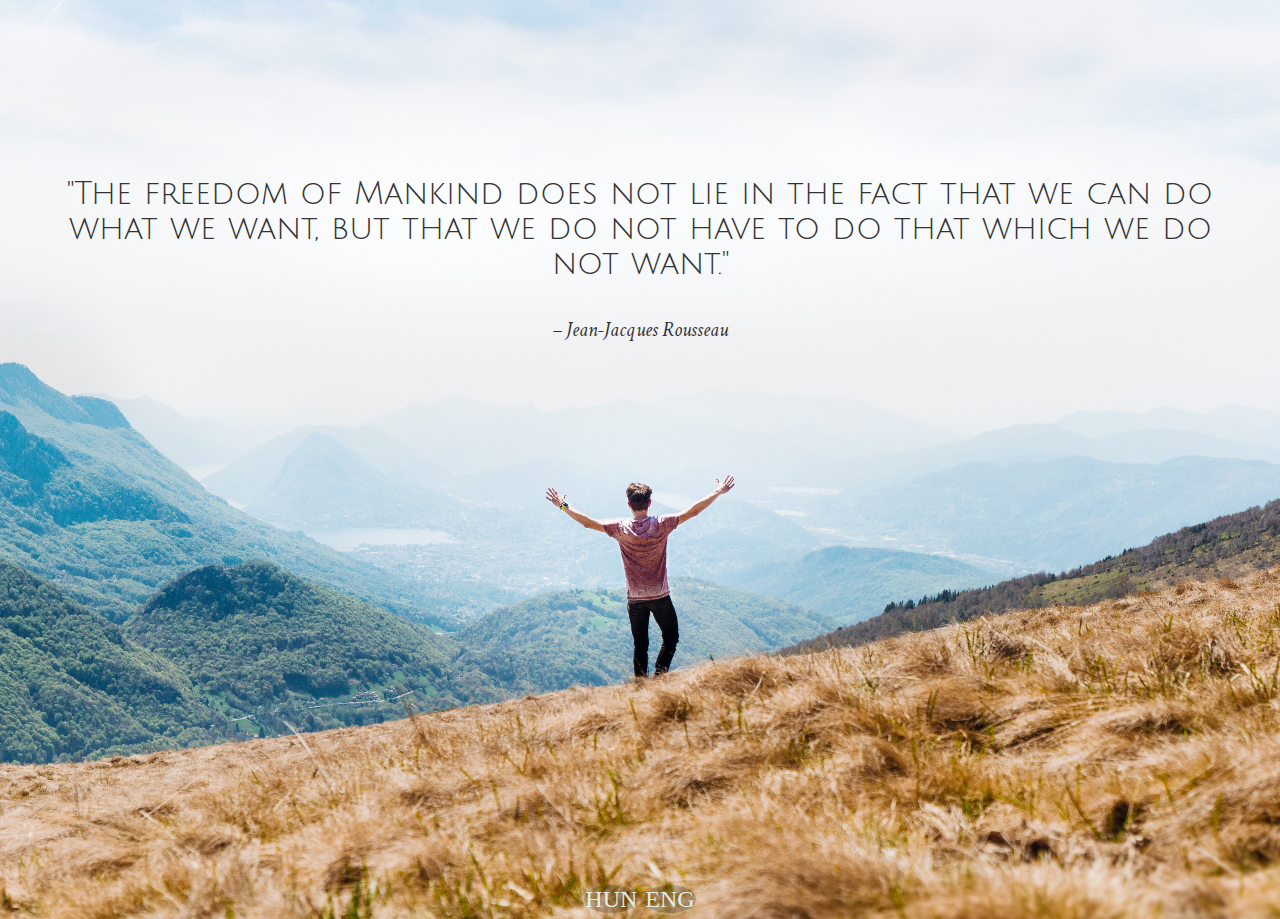
<file: index.html>
<!DOCTYPE html>
<html>
<head>
  <meta charset="utf-8">
  <meta name="viewport" content="width=device-width, initial-scale=1">
  <link rel="stylesheet" type="text/css" href="main.css">
  <link href="https://fonts.googleapis.com/css?family=Crimson+Text|Julius+Sans+One" rel="stylesheet">
  <title>Freedom</title>
</head>
<body>
  <div class="wrapper">
    <p class="qoute">"The freedom of Mankind does not lie in the fact that we can do what we want, but that we do not have to do that which we do not want."</p>
    <p class="author"><small>– Jean-Jacques Rousseau</small></p>
  </div>
  <footer>
    <div class="languages">
      <a class="lng-hun" href="inedxHUN.html" alt="Magyar nyelv">HUN</a>
      <a class="lng-eng" href="index.html" alt="Angol nyelv">ENG</a>
    </div>
  </footer>
</body>
</html>
</file>
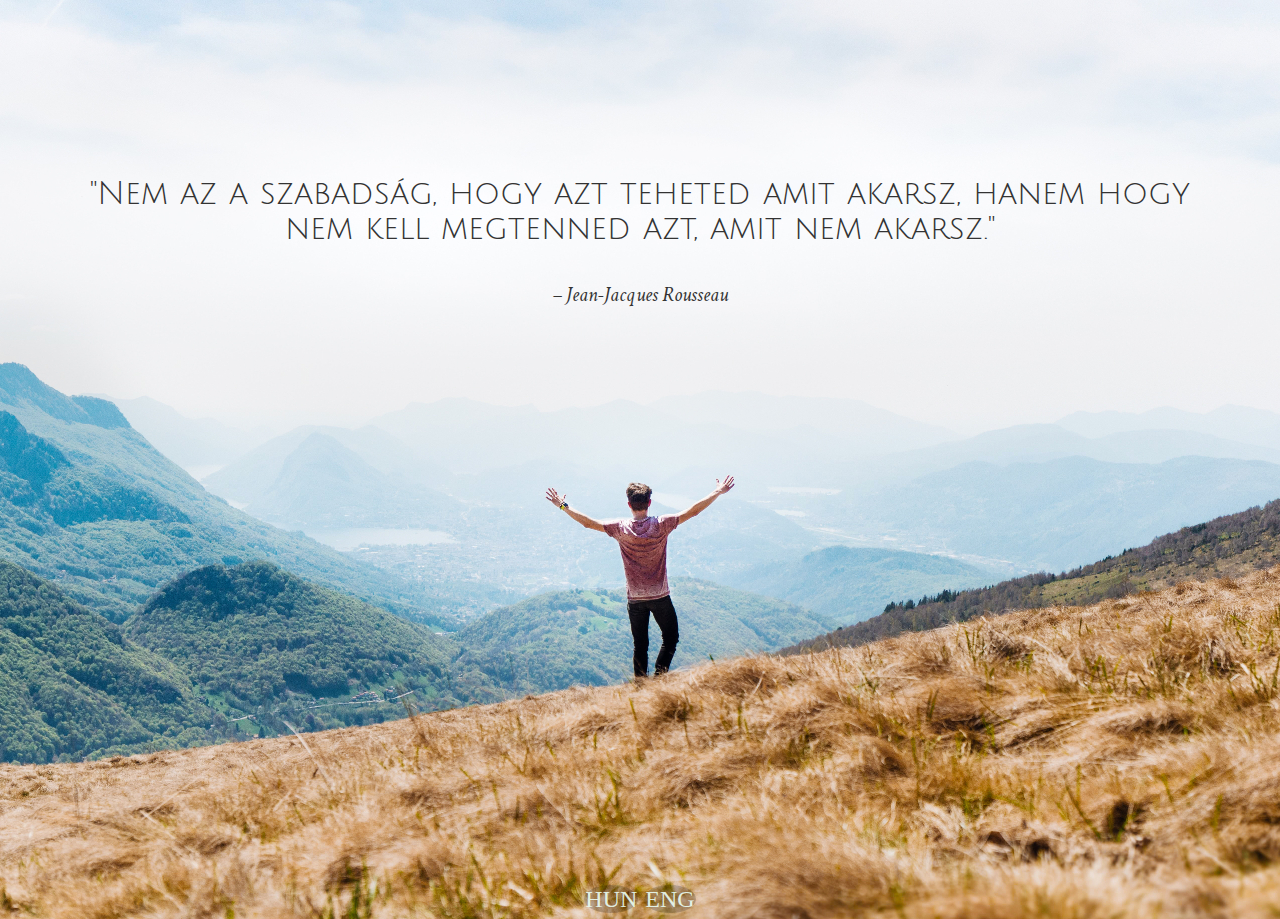
<file: inedxHUN.html>
<!DOCTYPE html>
<html>
<head>
  <meta charset="utf-8">
  <meta name="viewport" content="width=device-width, initial-scale=1">
  <link rel="stylesheet" type="text/css" href="main.css">
  <link href="https://fonts.googleapis.com/css?family=Crimson+Text|Julius+Sans+One" rel="stylesheet">
  <title>Freedom HUN</title>
</head>
<body>
  <div class="wrapper">
    <p class="qoute">"Nem az a szabadság, hogy azt teheted amit akarsz, hanem hogy nem kell megtenned azt, amit nem akarsz."</p>
    <p class="author"><small>– Jean-Jacques Rousseau</small></p>
  </div>
  <footer>
   <div class="languages">
     <a class="lng-hun" href="inedxHUN.html" alt="Magyar nyelv">HUN</a>
     <a class="lng-eng" href="index.html" alt="Angol nyelv">ENG</a>
   </div>
  </footer>
</body>
</html>
</file>
<file: main.css>
html,
body {
  margin: 0;
  padding: 0;
}

html{
  position: relative;
}

body {
  width: 100%;
  height: 95vh;
  background: url('assets/freedom.jpg') no-repeat center;
  color: #333;
}

.wrapper {
  width: 90%;
  margin: 0 auto;
  text-align: center;
}

.qoute {
  font-family: 'Julius Sans One', sans-serif;
  font-size: 1.5rem;
}

.author {
  font-family: 'Crimson Text', serif;
  font-size: 1rem;
  font-style: italic;
}

footer {
  margin-bottom: 0;
  padding-bottom: auto;
  width: 100%;
  position: absolute;
  bottom: 0;
}

.languages {
  padding: 0.2rem;
  text-align: center;
  height: 100%;
  font-size: 1.5rem;
  color: aliceblue;
  line-height: 1.42857143;
}

.lng-hun {
  background-color: hsla(100,0%,0%,.2);
  color: hsla(153, 100%, 96%, .9);  
  font-size: 1.5rem;  
  text-decoration: none;
  border: 1px solid transparent;
  border-radius: 50%;
}
  
.lng-hun:hover {
  color: orangered;
  transition: .5s ease-in-out;
  font-size: 1.8rem;
  background-color: hsla(100,0%,0%,.5);
}

.lng-eng {
  background-color: hsla(100,0%,0%,.2);
  color: hsla(153, 100%, 96%, .9);  
  font-size: 1.5rem;  
  text-decoration: none;
  border: 1px solid transparent;
  border-radius: 50%;
}

.lng-eng:hover {
  color: skyblue;
  transition: .5s ease-in-out;
  font-size: 1.8rem;
  background-color: hsla(100,0%,0%,.5);
}


@media (min-width: 768px) {
  .wrapper{
    padding-top: 5rem;
    margin-top: 4rem;
  }
  .author{
    font-size: 1.5rem;
  }
  .qoute {
    font-size: 2rem;
    }
}

@media (min-width: 1910px) {
  .wrapper{
    padding-top: 9rem;
    margin-top: 4rem;
  }
}

@media (min-width: 1910px) {
  .author {
    font-size: 2rem;
  }
}
</file>
